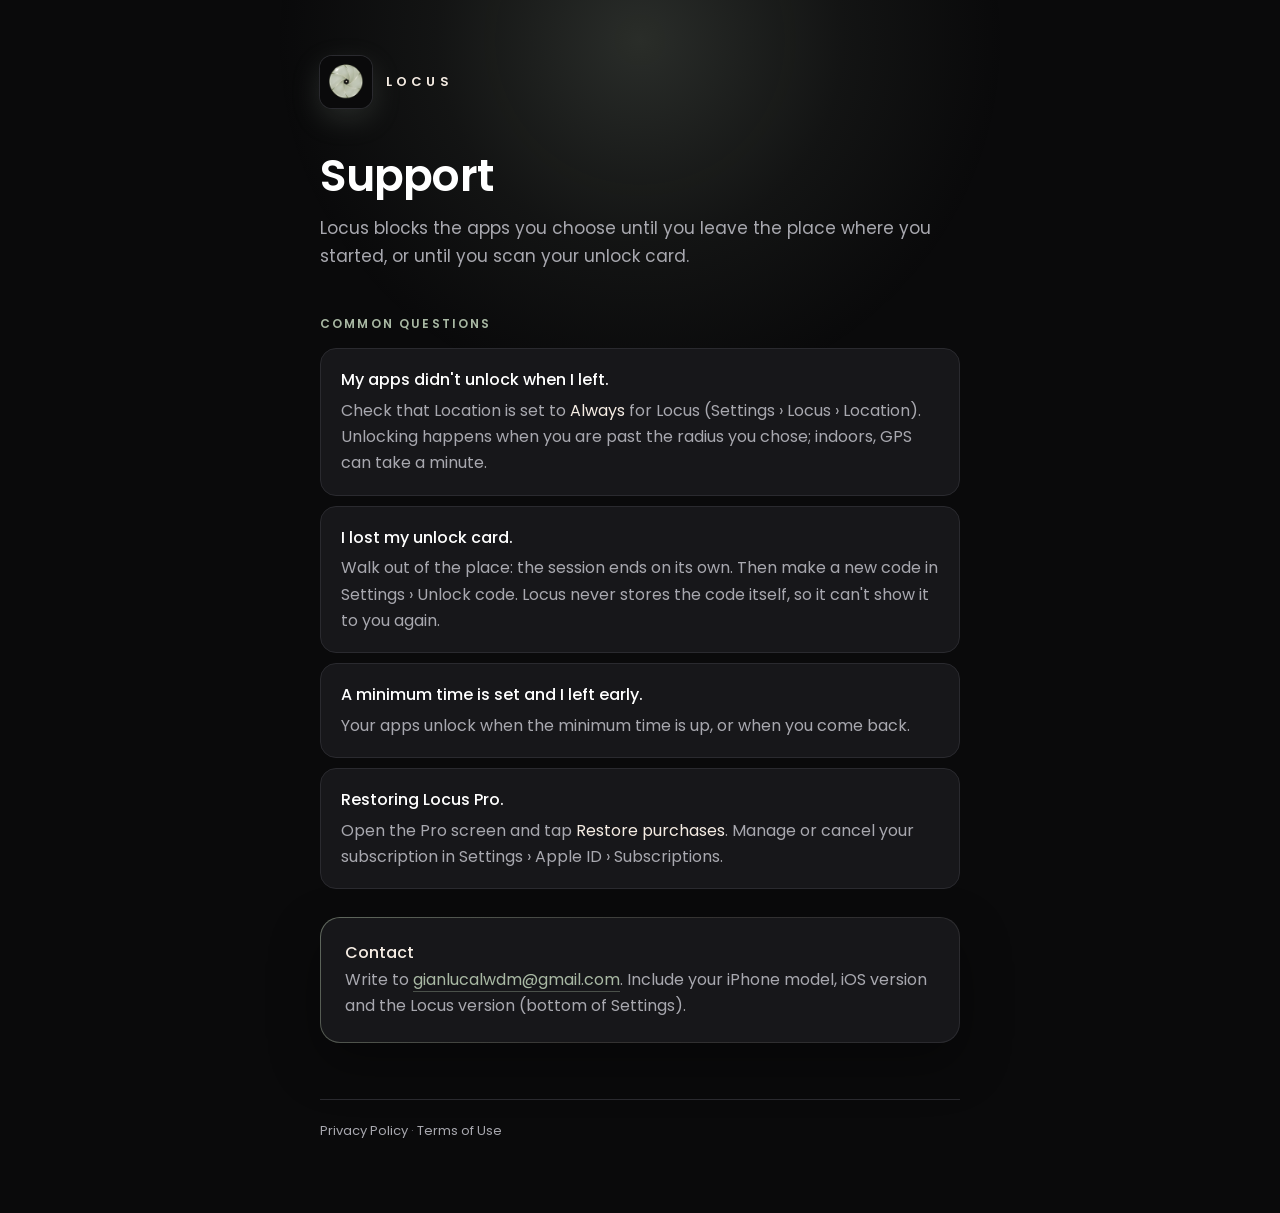
<file: index.html>
<!doctype html>
<html lang="en">
<head>
<meta charset="utf-8">
<meta name="viewport" content="width=device-width, initial-scale=1">
<title>Locus Support</title>
<meta name="theme-color" content="#0A0A0B">
<link rel="icon" type="image/png" href="favicon.png">
<link rel="apple-touch-icon" href="apple-touch-icon.png">
<link rel="stylesheet" href="style.css">
</head>
<body>
<main>
  <header><img class="icon" src="icon.png" alt=""><div class="brand">LOCUS</div></header>
  <h1>Support</h1>
  <p>Locus blocks the apps you choose until you leave the place where you started, or until you scan your unlock card.</p>

  <h2>Common questions</h2>
  <div class="faq">
  <p><strong>My apps didn't unlock when I left.</strong> Check that Location is set to <em>Always</em> for Locus (Settings › Locus › Location). Unlocking happens when you are past the radius you chose; indoors, GPS can take a minute.</p>
  <p><strong>I lost my unlock card.</strong> Walk out of the place: the session ends on its own. Then make a new code in Settings › Unlock code. Locus never stores the code itself, so it can't show it to you again.</p>
  <p><strong>A minimum time is set and I left early.</strong> Your apps unlock when the minimum time is up, or when you come back.</p>
  <p><strong>Restoring Locus Pro.</strong> Open the Pro screen and tap <em>Restore purchases</em>. Manage or cancel your subscription in Settings › Apple ID › Subscriptions.</p>
  </div>

  <div class="card">
    <strong>Contact</strong><br>
    Write to <a href="mailto:gianlucalwdm@gmail.com">gianlucalwdm@gmail.com</a>. Include your iPhone model, iOS version and the Locus version (bottom of Settings).
  </div>

  <footer><a href="privacy/">Privacy Policy</a> · <a href="https://www.apple.com/legal/internet-services/itunes/dev/stdeula/">Terms of Use</a></footer>
</main>
</body>
</html>
</file>
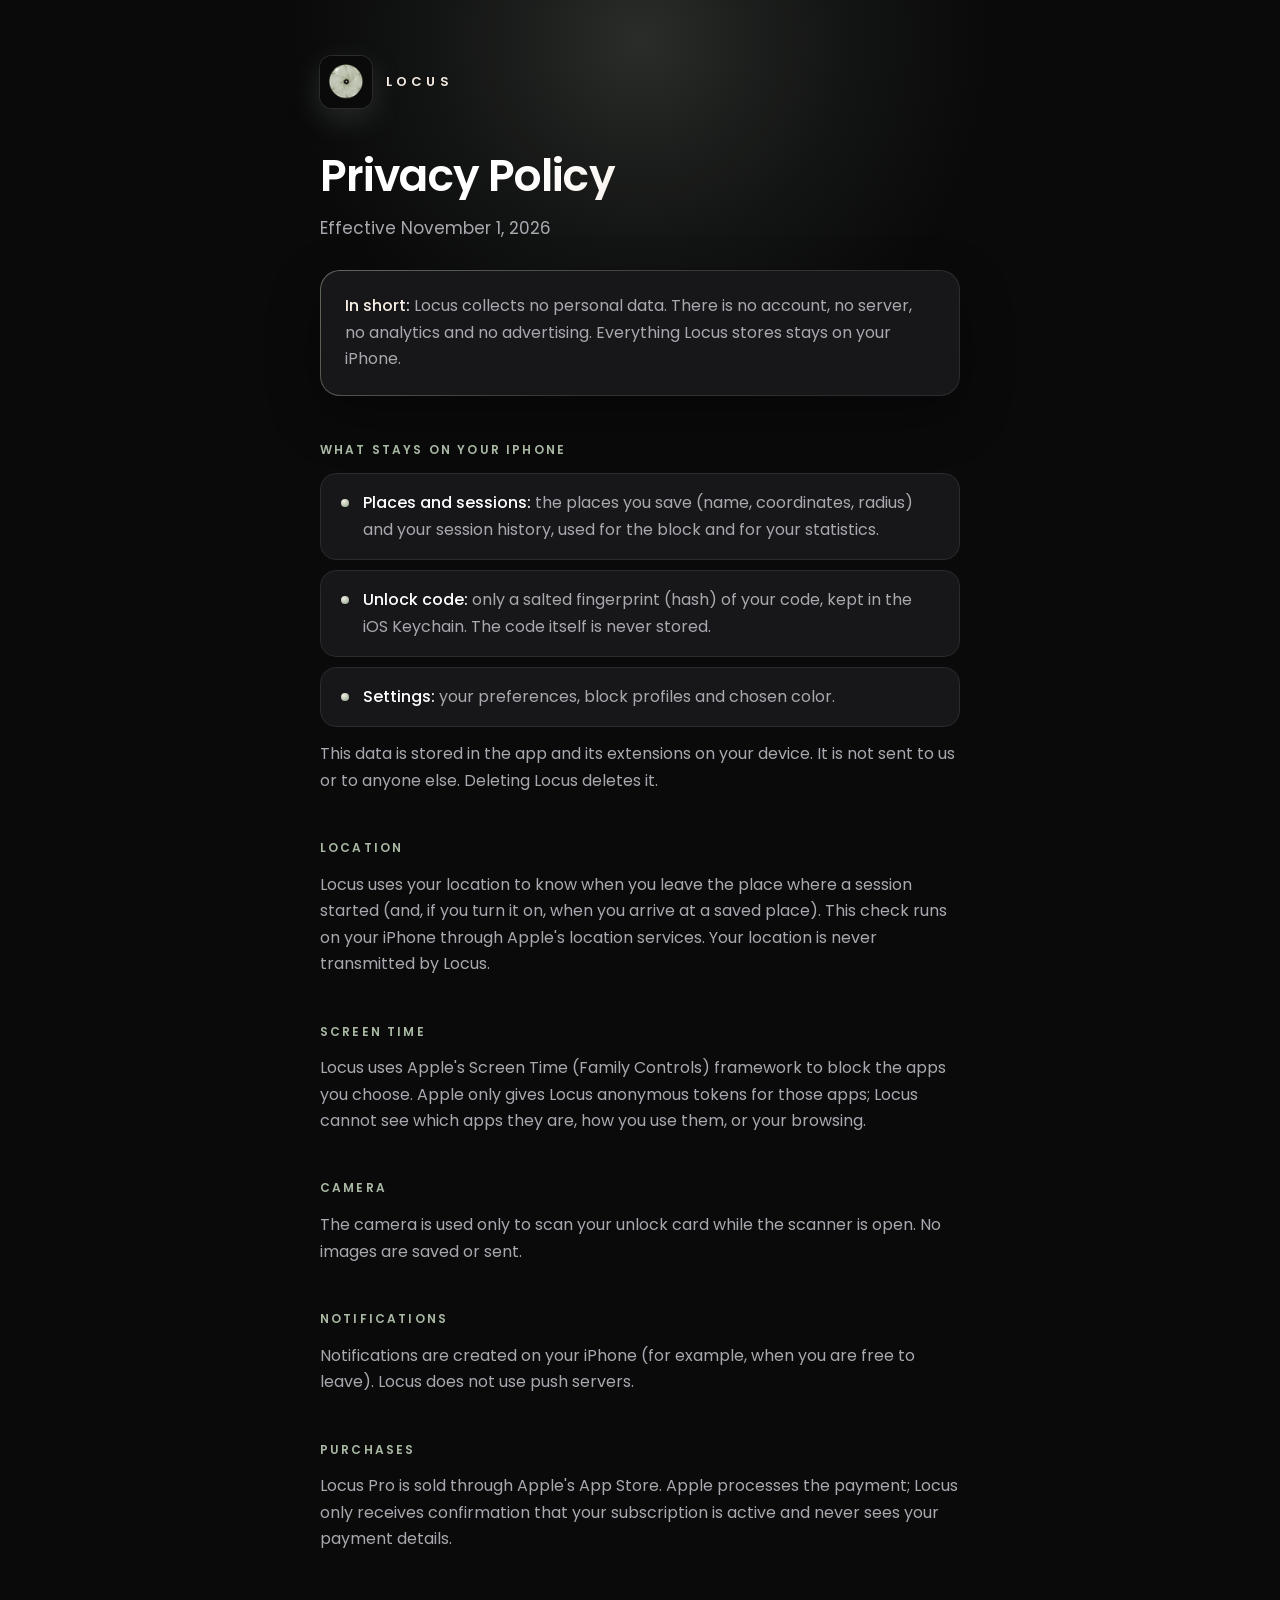
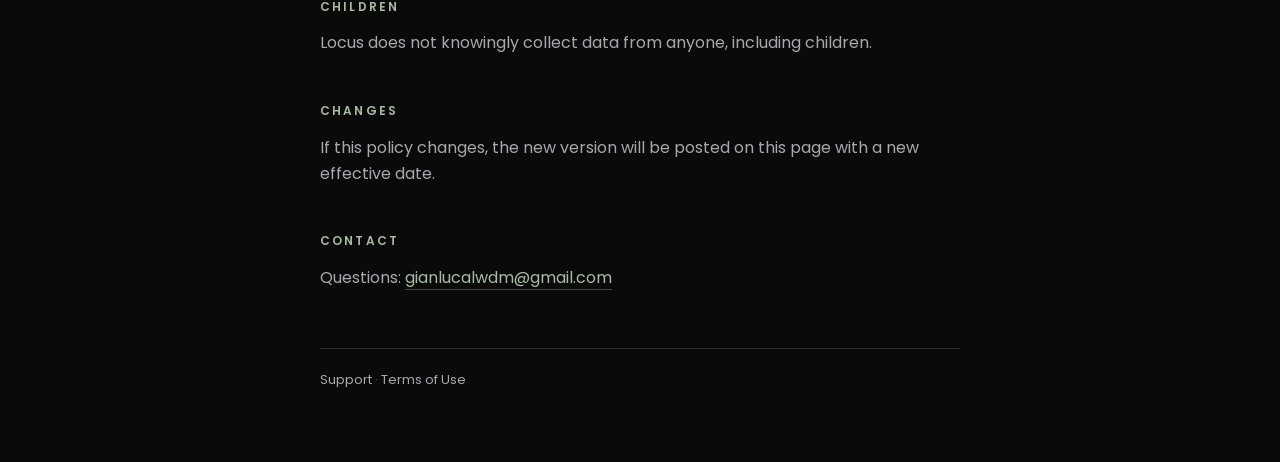
<file: privacy/index.html>
<!doctype html>
<html lang="en">
<head>
<meta charset="utf-8">
<meta name="viewport" content="width=device-width, initial-scale=1">
<title>Locus Privacy Policy</title>
<meta name="theme-color" content="#0A0A0B">
<link rel="icon" type="image/png" href="../favicon.png">
<link rel="apple-touch-icon" href="../apple-touch-icon.png">
<link rel="stylesheet" href="../style.css">
</head>
<body>
<main>
  <header><img class="icon" src="../icon.png" alt=""><div class="brand">LOCUS</div></header>
  <h1>Privacy Policy</h1>
  <p>Effective November 1, 2026</p>

  <div class="card"><strong>In short:</strong> Locus collects no personal data. There is no account, no server, no analytics and no advertising. Everything Locus stores stays on your iPhone.</div>

  <h2>What stays on your iPhone</h2>
  <ul>
    <li><strong>Places and sessions:</strong> the places you save (name, coordinates, radius) and your session history, used for the block and for your statistics.</li>
    <li><strong>Unlock code:</strong> only a salted fingerprint (hash) of your code, kept in the iOS Keychain. The code itself is never stored.</li>
    <li><strong>Settings:</strong> your preferences, block profiles and chosen color.</li>
  </ul>
  <p>This data is stored in the app and its extensions on your device. It is not sent to us or to anyone else. Deleting Locus deletes it.</p>

  <h2>Location</h2>
  <p>Locus uses your location to know when you leave the place where a session started (and, if you turn it on, when you arrive at a saved place). This check runs on your iPhone through Apple's location services. Your location is never transmitted by Locus.</p>

  <h2>Screen Time</h2>
  <p>Locus uses Apple's Screen Time (Family Controls) framework to block the apps you choose. Apple only gives Locus anonymous tokens for those apps; Locus cannot see which apps they are, how you use them, or your browsing.</p>

  <h2>Camera</h2>
  <p>The camera is used only to scan your unlock card while the scanner is open. No images are saved or sent.</p>

  <h2>Notifications</h2>
  <p>Notifications are created on your iPhone (for example, when you are free to leave). Locus does not use push servers.</p>

  <h2>Purchases</h2>
  <p>Locus Pro is sold through Apple's App Store. Apple processes the payment; Locus only receives confirmation that your subscription is active and never sees your payment details.</p>

  <h2>Children</h2>
  <p>Locus does not knowingly collect data from anyone, including children.</p>

  <h2>Changes</h2>
  <p>If this policy changes, the new version will be posted on this page with a new effective date.</p>

  <h2>Contact</h2>
  <p>Questions: <a href="mailto:gianlucalwdm@gmail.com">gianlucalwdm@gmail.com</a></p>

  <footer><a href="../">Support</a> · <a href="https://www.apple.com/legal/internet-services/itunes/dev/stdeula/">Terms of Use</a></footer>
</main>
</body>
</html>
</file>
<file: style.css>
/* Locus pages: the app's look (dark, Sage lens, cream highlight, Poppins). */
@font-face { font-family: "Poppins"; font-weight: 400; font-style: normal; font-display: swap; src: url("fonts/Poppins-Regular.woff") format("woff"); }
@font-face { font-family: "Poppins"; font-weight: 500; font-style: normal; font-display: swap; src: url("fonts/Poppins-Medium.woff") format("woff"); }
@font-face { font-family: "Poppins"; font-weight: 600; font-style: normal; font-display: swap; src: url("fonts/Poppins-SemiBold.woff") format("woff"); }
:root {
  --bg: #0A0A0B;
  --surface: #17171A;
  --surface-raised: #212125;
  --stroke: #2A2A2F;
  --text: #FFFFFF;
  --text-2: #A8A8AF;
  --text-3: #6B6B72;
  --sage: #A9B9A4;
  --sage-deep: #6E7D69;
  --cream: #F6EDE4;
}
* { box-sizing: border-box; }
html { -webkit-text-size-adjust: 100%; }
body {
  margin: 0;
  min-height: 100vh;
  background: var(--bg);
  color: var(--text);
  font: 400 16px/1.65 "Poppins", -apple-system, BlinkMacSystemFont, "Segoe UI", Roboto, sans-serif;
  -webkit-font-smoothing: antialiased;
  overflow-x: hidden;
}
/* A soft lens glow behind the top of the page. */
body::before {
  content: "";
  position: fixed;
  top: -340px; left: 50%;
  width: 760px; height: 760px;
  transform: translateX(-50%);
  background: radial-gradient(circle, rgba(169,185,164,.20) 0%, rgba(169,185,164,.06) 38%, transparent 68%);
  pointer-events: none;
  z-index: 0;
}
main {
  position: relative;
  z-index: 1;
  max-width: 680px;
  margin: 0 auto;
  padding: 56px 20px 72px;
}

/* Header: app icon + wordmark */
header { display: flex; align-items: center; gap: 14px; margin-bottom: 44px; }
header .icon {
  width: 52px; height: 52px;
  border-radius: 12px;
  box-shadow: 0 0 0 1px var(--stroke), 0 10px 30px rgba(169,185,164,.18);
}
.brand { font-weight: 600; font-size: 13px; letter-spacing: .32em; color: var(--cream); }

h1 {
  font-weight: 600;
  font-size: clamp(34px, 7vw, 44px);
  line-height: 1.1;
  letter-spacing: -.02em;
  margin: 0 0 14px;
  background: linear-gradient(135deg, var(--text) 30%, var(--cream) 60%, var(--sage) 100%);
  -webkit-background-clip: text; background-clip: text;
  color: transparent;
}
h1 + p { font-size: 17px; color: var(--text-2); margin: 0 0 8px; }

h2 {
  font-weight: 600;
  font-size: 12px;
  letter-spacing: .18em;
  text-transform: uppercase;
  color: var(--sage);
  margin: 44px 0 14px;
}
p, li { color: var(--text-2); }
p { margin: 0 0 14px; }
strong { color: var(--text); font-weight: 500; }
em { font-style: normal; color: var(--cream); }
a { color: var(--sage); text-decoration: none; border-bottom: 1px solid rgba(169,185,164,.35); transition: color .15s, border-color .15s; }
a:hover { color: var(--cream); border-color: var(--cream); }

/* Questions: one rounded row each, like the app's settings rows. */
.faq { display: grid; gap: 10px; }
.faq p {
  margin: 0;
  padding: 18px 20px;
  background: var(--surface);
  border: 1px solid var(--stroke);
  border-radius: 16px;
}
.faq p strong { display: block; margin-bottom: 4px; font-size: 16px; }

/* Lists as quiet cards */
ul { list-style: none; padding: 0; margin: 0 0 14px; display: grid; gap: 10px; }
li {
  position: relative;
  padding: 16px 20px 16px 42px;
  background: var(--surface);
  border: 1px solid var(--stroke);
  border-radius: 16px;
}
li::before {
  content: "";
  position: absolute; left: 20px; top: 25px;
  width: 8px; height: 8px; border-radius: 50%;
  background: radial-gradient(circle at 35% 30%, var(--cream), var(--sage) 70%);
}

/* Highlight card (contact, "in short") */
.card {
  margin: 28px 0;
  padding: 22px 24px;
  border-radius: 20px;
  color: var(--text-2);
  background:
    linear-gradient(var(--surface), var(--surface)) padding-box,
    linear-gradient(135deg, rgba(169,185,164,.55), rgba(246,237,228,.18) 50%, var(--stroke)) border-box;
  border: 1px solid transparent;
  box-shadow: 0 20px 50px rgba(0,0,0,.35);
}
.card strong { color: var(--cream); }

footer {
  margin-top: 56px;
  padding-top: 20px;
  border-top: 1px solid var(--stroke);
  font-size: 13px;
  color: var(--text-3);
}
footer a { color: var(--text-2); border-color: transparent; }
footer a:hover { color: var(--cream); }

@media (max-width: 480px) {
  main { padding-top: 36px; }
  header { margin-bottom: 32px; }
  .faq p, li, .card { padding-left: 18px; padding-right: 18px; }
  li { padding-left: 38px; }
  li::before { left: 18px; }
}
</file>
